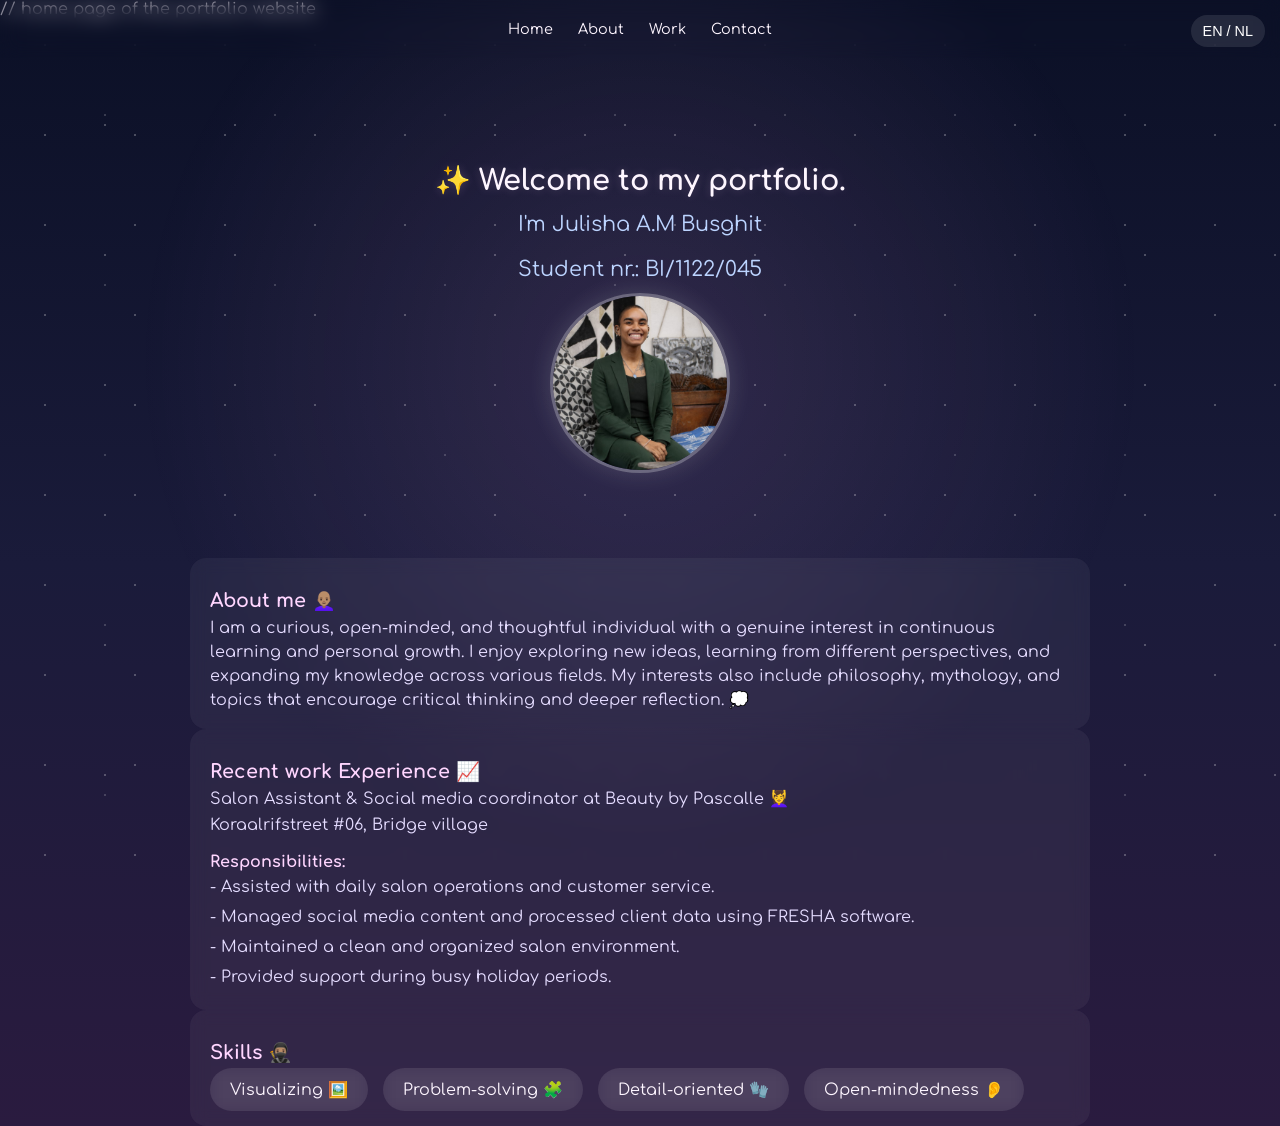
<file: index.html>
// home page of the portfolio website

<!DOCTYPE html>
<html lang="en">
<head>
  <meta charset="UTF-8" />
  <meta name="viewport" content="width=device-width, initial-scale=1.0"/>

  <title>Julisha Portfolio</title>

  <link rel="stylesheet" href="css/main.css"/>
</head>

<body>

  <!-- NAVIGATION -->
   <nav>
  <ul>
    <li><a href="index.html">Home</a></li>
    <li><a href="about.html">About</a></li>
    <li><a href="work.html">Work</a></li>
    <li><a href="contact.html">Contact</a></li>
  </ul>

  <!-- LANGUAGE BUTTON -->
  <button class="lang-btn" onclick="switchLanguage()">
    EN / NL
  </button>
</nav>

<!-- HERO -->
<header class="hero">

  <div class="hero-title">
    <h1 data-en="✨ Welcome to my portfolio." data-nl="✨ Welkom op mijn portfolio."></h1>


    <p data-en="I'm Julisha A.M Busghit" data-nl="Ik ben Julisha A.M Busghit"></p>

  </div>


    <br>

    <p data-en="Student nr.: BI/1122/045" data-nl="Student nr.: BI/1122/045"></p>

    <img src="img/profile.jpg" alt="Profile Picture" class="profile-pic"/>

  </header>

  <!-- ABOUT PREVIEW -->
  <section class="section">
    <h2 data-en="About me 👩🏽‍🦲" data-nl="Over mij 👩🏽‍🦲"></h2>
    <p
  data-en="I am a curious, open-minded, and thoughtful individual with a genuine interest 
  in continuous learning and personal growth. I enjoy exploring new ideas, learning from different
   perspectives, and expanding my knowledge across various fields. My interests also include philosophy, 
   mythology, and topics that encourage critical thinking and deeper reflection. 💭"

  data-nl="Ik ben een nieuwsgierig, open-minded en reflectief persoon met een oprechte interesse 
  in continu leren en persoonlijke groei. Ik vind het leuk om nieuwe ideeën te verkennen, te leren van verschillende 
  perspectieven en mijn kennis uit te breiden binnen diverse vakgebieden. Mijn interesses omvatten ook filosofie, 
  mythologie en onderwerpen die kritisch denken en diepere reflectie stimuleren. 💭"
></p>
  </section>

  <!-- WORK PREVIEW -->
  <section class="section">
    <h2 data-en="Recent work Experience 📈" data-nl="Recente werkervaring 📈"></h2>

    <p
  data-en="Salon Assistant & Social media coordinator at Beauty by Pascalle 💆‍♀️"
  data-nl="Salonassistent & Social media coördinator bij Beauty by Pascalle 💆‍♀️"
></p>

<p
  data-en="Koraalrifstreet #06, Bridge village"
  data-nl="Koraalrifstraat #06, Bridge Village"
></p>

<h3 data-en="Responsibilities:" data-nl="Verantwoordelijkheden:"></h3>

<p>
  <span data-en="- Assisted with daily salon operations and customer service."
        data-nl="- Assisteerde bij dagelijkse salonwerkzaamheden en klantenservice."></span>

  <span data-en="- Managed social media content and processed client data using FRESHA software."
        data-nl="- Beheerde social media content en verwerkte klantgegevens met behulp van FRESHA software."></span>

  <span data-en="- Maintained a clean and organized salon environment."
        data-nl="- Zorgde voor een schone en georganiseerde salonomgeving."></span>

  <span data-en="- Provided support during busy holiday periods."
        data-nl="- Bood ondersteuning tijdens drukke vakantieperiodes."></span>
</p>

  </section>

  <!-- SKILLS -->
  <section class="section">
    <h2 data-en="Skills 🥷🏽" data-nl="Vaardigheden 🥷🏽"></h2>

   <div class="skills">
  <span data-en="Visualizing 🖼️" data-nl="Visualiseren 🖼️"></span>
  <span data-en="Problem-solving 🧩" data-nl="Probleemoplossing 🧩"></span>
  <span data-en="Detail-oriented 🧤" data-nl="Oog voor detail 🧤"></span>
  <span data-en="Open-mindedness 👂" data-nl="Open-mindedheid 👂"></span>
    </div>
  </section>

  <script src="js/script.js"></script>
</body>
</html>
</file>
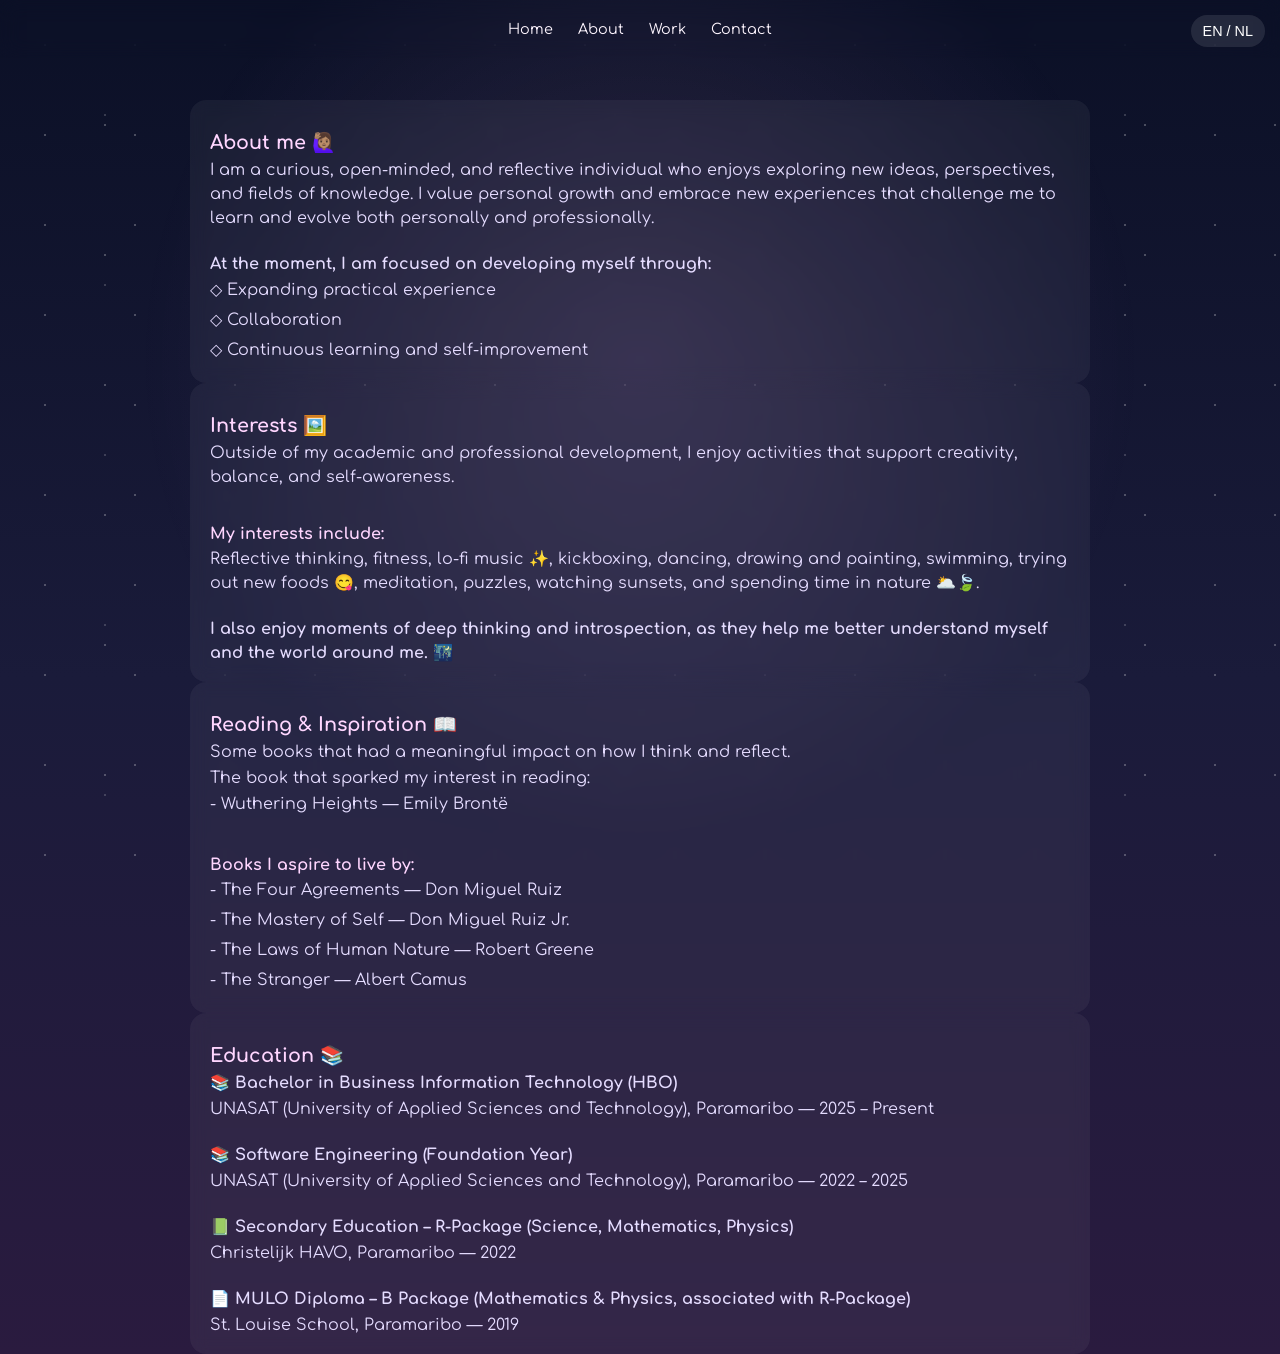
<file: about.html>
<!-- about page of the portfolio website -->
<!DOCTYPE html>
<html lang="en">
<head>
  <meta charset="UTF-8"/>
  <meta name="viewport" content="width=device-width, initial-scale=1.0"/>

  <title>About Julisha</title>

  <link rel="stylesheet" href="css/main.css"/>
</head>
<body>

  <nav>
  <ul>
    <li><a href="index.html">Home</a></li>
    <li><a href="about.html">About</a></li>
    <li><a href="work.html">Work</a></li>
    <li><a href="contact.html">Contact</a></li>
  </ul>

  <!-- LANGUAGE BUTTON -->
  <button class="lang-btn" onclick="switchLanguage()">
    EN / NL
  </button>
</nav>

<main class="page-content">

  <section class="section">

    <h2 data-en="About me 🙋🏽‍♀️" data-nl="Over mij 🙋🏽‍♀️"></h2>

    <p
        data-en="I am a curious, open-minded, and reflective individual 
        who enjoys exploring new ideas, perspectives, and fields of 
        knowledge. I value personal growth and embrace new experiences 
        that challenge me to learn and evolve both personally and professionally." 

        data-nl="Ik ben een nieuwsgierig, open-minded en reflectief persoon 
        die graag nieuwe ideeën, perspectieven en kennisgebieden verkent. 
        Ik hecht veel waarde aan persoonlijke groei en sta open voor nieuwe ervaringen 
        die mij uitdagen om zowel persoonlijk als professioneel te leren en te groeien."
      ></p>

      <br>

      <p>
        <strong data-en= "At the moment, I am focused on developing myself through:"
                data-nl="Op dit moment ben ik bezig met mijn persoonlijke ontwikkeling door middel van:"
        ></strong></p>
      <p>

   <span data-en="◇ Expanding practical experience" data-nl="◇ Het uitbreiden van praktische ervaring"></span>
   <span data-en="◇ Collaboration" data-nl="◇ Samenwerking"></span>
   <span data-en="◇ Continuous learning and self-improvement" data-nl=" ◇ Continu leren en zelfverbetering"></span>
</p>
    </section>


    <section class="section">

      <h2 data-en="Interests 🖼️" data-nl="Interesses 🖼️"></h2>

      <p
        data-en="Outside of my academic and professional development, 
        I enjoy activities that support creativity, balance, and self-awareness."

        data-nl="Buiten mijn academische en professionele ontwikkeling, 
        hou ik mij bezig met activiteiten die creativiteit, balans en zelfbewustheid ondersteunen."
      ></p>
      <br>
        <h3 data-en="My interests include:" data-nl="Mijn interesses zijn:"></h3>
        <p
         data-en="Reflective thinking, fitness, lo-fi music ✨, kickboxing, dancing, drawing and painting, 
         swimming, trying out new foods 😋, meditation, puzzles, watching sunsets, and 
         spending time in nature 🌥️🍃."
  
         data-nl="Reflectief denken, fitness, lo-fi muziek ✨, kickboksen, dansen, tekenen en schilderen,
         zwemmen, nieuwe gerechten uitproberen 😋, meditatie, puzzels, genieten van zonsondergangen en tijd 
         doorbrengen in de natuur 🌥️🍃."
     ></p>

    <br>
  <p>
  <strong
    data-en="I also enjoy moments of deep thinking and introspection, 
    as they help me better understand myself and the world around me. 🌃"

    data-nl="Ik vindt het ook fijn om af en toe diep in gedachten te zijn en zelfreflectie, 
    omdat deze mij helpen mezelf en de wereld om mij heen beter te begrijpen. 🌃"
  ></strong>
</p>
      
      </p>

    </section>
<section class="section">

      <h2 data-en="Reading & Inspiration 📖" data-nl="Lezen & Inspiratie 📖"></h2>
      
      <p
  data-en="Some books that had a meaningful impact on how I think and reflect."
  data-nl="Enkele boeken die een betekenisvolle invloed hebben gehad op mijn manier van denken en reflecteren."
></p>

<p
  data-en="The book that sparked my interest in reading:"
  data-nl="Het boek dat mijn interesse in lezen heeft aangewakkerd:"
></p>

<p>
  <span data-en="- Wuthering Heights — Emily Brontë"
        data-nl="- Wuthering Heights — Emily Brontë"></span>
</p>

<br>

<h3
  data-en="Books I aspire to live by:"
  data-nl="Boeken die ik probeer te integreren in mijn leven:"
></h3>

<p>
  <span data-en="- The Four Agreements — Don Miguel Ruiz"
        data-nl="- The Four Agreements — Don Miguel Ruiz"></span>

  <span data-en="- The Mastery of Self — Don Miguel Ruiz Jr."
        data-nl="- The Mastery of Self — Don Miguel Ruiz Jr."></span>

  <span data-en="- The Laws of Human Nature — Robert Greene"
        data-nl="- De wetten van de menselijke natuur — Robert Greene"></span>

  <span data-en="- The Stranger — Albert Camus"
        data-nl="- The Stranger — Albert Camus"></span>
</p>
    </section>


    <section class="section">

      <h2 data-en="Education 📚" data-nl="Opleidingen 📚"></h2>

      <p>
  <strong
    data-en="📚 Bachelor in Business Information Technology (HBO)"
    data-nl="📚 Bachelor in Bedrijfskundige Informatica (HBO)"
  ></strong>
</p>

<p
  data-en="UNASAT (University of Applied Sciences and Technology), Paramaribo — 2025 – Present"
  data-nl="UNASAT (University of Applied Sciences and Technology), Paramaribo — 2025 – heden"
></p>

<br>

<p>
  <strong
    data-en="📚 Software Engineering (Foundation Year)"
    data-nl="📚 Software Engineering (Propedeusejaar)"
  ></strong>
</p>

<p
  data-en="UNASAT (University of Applied Sciences and Technology), Paramaribo — 2022 – 2025"
  data-nl="UNASAT (University of Applied Sciences and Technology), Paramaribo — 2022 – 2025"
></p>

<br>

<p>
  <strong
    data-en="📗 Secondary Education – R-Package (Science, Mathematics, Physics)"
    data-nl="📗 Voortgezet Onderwijs – R-Pakket (Natuurkunde, Wiskunde, Scheikunde)"
  ></strong>
</p>

<p
  data-en="Christelijk HAVO, Paramaribo — 2022"
  data-nl="Christelijk HAVO, Paramaribo — 2022"
></p>

<br>

<p>
  <strong
    data-en="📄 MULO Diploma – B Package (Mathematics & Physics, associated with R-Package)"
    data-nl="📄 MULO Diploma – B-Pakket (Wiskunde & Natuurkunde, gekoppeld aan R-Pakket)"
  ></strong>
</p>

<p
  data-en="St. Louise School, Paramaribo — 2019"
  data-nl="St. Louise School, Paramaribo — 2019"
></p>
    </section>

  </main>

  <script src="js/script.js"></script>
</body>
</html>
</file>
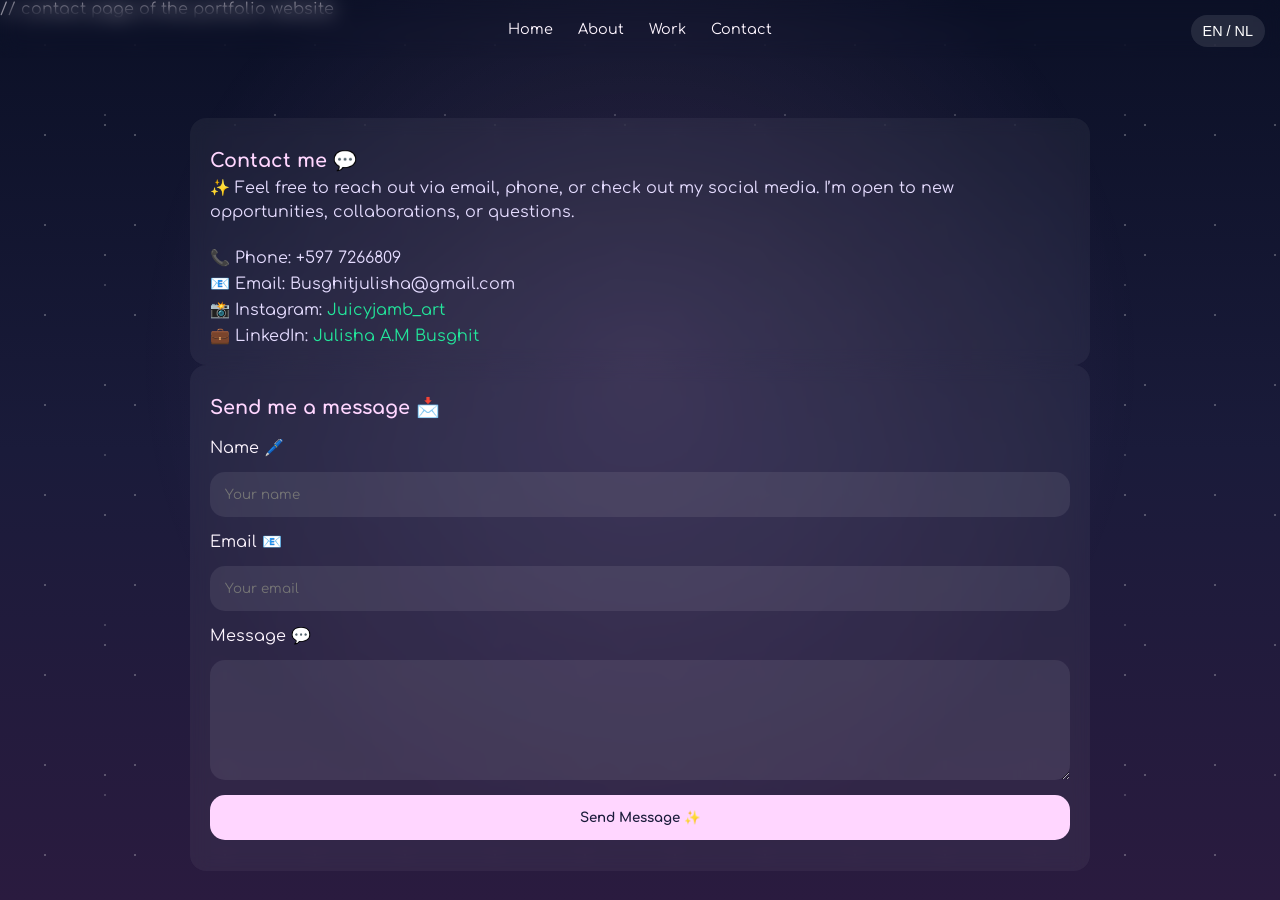
<file: contact.html>
// contact page of the portfolio website

<!DOCTYPE html>
<html lang="en">
<head>
  <meta charset="UTF-8"/>
  <meta name="viewport" content="width=device-width, initial-scale=1.0"/>

  <title>Contact Julisha</title>

 <link rel="stylesheet" href="css/main.css">
<link rel="stylesheet" href="css/contact.css">
</head>
<body>

  <!-- NAVIGATION -->
  <nav>
  <ul>
    <li><a href="index.html">Home</a></li>
    <li><a href="about.html">About</a></li>
    <li><a href="work.html">Work</a></li>
    <li><a href="contact.html">Contact</a></li>
  </ul>

  <!-- LANGUAGE BUTTON -->
  <button class="lang-btn" onclick="switchLanguage()">
    EN / NL
  </button>
</nav>

<!-- PAGE CONTENT -->
<main class="page-content">

  <!-- CONTACT INFO -->
  <section class="section">

    <div class="section-title">
      <h2 data-en="Contact me 💬" data-nl="Neem contact met mij op 💬"></h2>
    </div>

      <p
  data-en="✨ Feel free to reach out via email, phone, or check out my social media. 
  I’m open to new opportunities, collaborations, or questions."
  data-nl="✨ Neem gerust contact met mij op via e-mail, telefoon of bekijk mijn sociale media. 
  Ik sta open voor nieuwe kansen, samenwerkingen of vragen."
></p>
<br>
      <p
  data-en="📞 Phone: +597 7266809"
  data-nl="📞 Telefoon: +597 7266809"
></p>

<p data-en="📧 Email: Busghitjulisha@gmail.com" data-nl="📧 E-mail: Busghitjulisha@gmail.com"></p>

<p>
  📸 Instagram:
  <a
    href="https://www.instagram.com/_juicyjamb_art?igsh=aHh0OXYxd3A2bmt5"
    target="_blank"
    data-en="Juicyjamb_art"
    data-nl="Juicyjamb_art"
  ></a>
</p>

<p>
  💼 LinkedIn:
  <a
    href="https://www.linkedin.com/in/julisha-a-m-b-636582280"
    target="_blank"
    data-en="Julisha A.M Busghit"
    data-nl="Julisha A.M Busghit"
  ></a>
</p>

    </section>

    <!-- CONTACT FORM -->
    <section class="section">

      <form class="contact-form">

        <h2 data-en="Send me a message 📩" data-nl="Stuur mij een bericht 📩"></h2>

        <label data-en="Name 🖊️" data-nl="Naam 🖊️"></label>
  <input type="text" placeholder="Your name" data-en-placeholder="Your name" data-nl-placeholder="Uw naam">

  <label data-en="Email 📧" data-nl="E-mail 📧"></label>
  <input type="email" placeholder="Your email" data-en-placeholder="Your email" data-nl-placeholder="Uw e-mail">

<label data-en="Message 💬" data-nl="Bericht 💬"></label>
<textarea rows="6"
  data-en-placeholder="Write your message..."
  data-nl-placeholder="Schrijf uw bericht..."
></textarea>

<button type="submit"
  data-en="Send Message ✨"
  data-nl="Bericht verzenden ✨"
></button>

      </form>

    </section>

  </main>

  <script src="js/script.js"></script>
</body>
</html>
</file>
<file: css/main.css>
/* =========================
 main css file for the portfolio website
=========================*/

@import url('https://fonts.googleapis.com/css2?family=Comfortaa:wght@300;400;500;600&display=swap');

/* =========================
   GLOBAL RESET + BODY
   ========================= */
* {
  box-sizing: border-box;
}

body {
  margin: 0;
  font-family: 'Comfortaa', sans-serif;
  color: #fef6ff;
  background: linear-gradient(180deg, #0b1026, #1a1b3a, #2a1b3f);
  min-height: 100vh;
  position: relative;
}

/* =========================
   BACKGROUND EFFECT
   ========================= */
body::before {
  content: "";
  position: fixed;
  inset: 0;
  background-image:
    radial-gradient(white 1px, transparent 1px),
    radial-gradient(white 1px, transparent 1px),
    radial-gradient(rgba(255,255,255,0.7) 1px, transparent 1px);
  background-size: 90px 90px, 130px 130px, 170px 170px;
  background-position: 0 0, 40px 60px, 20px 30px;
  opacity: 0.25;
  z-index: -1;
}

body::after {
  content: "";
  position: fixed;
  inset: 0;
  background: radial-gradient(circle at 50% 40%, rgba(255, 182, 255, 0.12), transparent 60%);
  z-index: -1;
}

/* =========================
   NAVBAR
   ========================= */
nav {
  width: 100%;
  padding: 20px;
  position: fixed;
  top: 0;
  backdrop-filter: blur(10px);
}

nav ul {
  display: flex;
  justify-content: center;
  gap: 25px;
  list-style: none;
  margin: 0;
  padding: 0;
}

nav a {
  text-decoration: none;
  color: #fef6ff;
  font-size: 0.9rem;
  transition: 0.3s;
}

nav a:hover {
  color: #ffd6ff;
}

/* =========================
   HERO (HOME)
   ========================= */
.hero {
  min-height: 60vh;
  display: flex;
  flex-direction: column;
  justify-content: center;
  align-items: center;
  text-align: center;
  padding: 20px;
  transform: translateY(20px);
}

/* HERO TITLE + LANGUAGE BUTTON */
.hero-title {
  display: flex;
  flex-direction: column;
  align-items: center;
  gap: 12px; /* controls spacing between h1 and button */
}

h1 {
  font-size: 1.8rem;
  text-shadow: 0 0 10px rgba(255, 200, 255, 0.2);
}

.hero p {
  font-size: 1.3rem;
  color: #bcd4ff;
}

.profile-pic {
  width: 180px;
  height: 180px;
  object-fit: cover;
  border-radius: 50%;
  margin-top: 10px;
  border: 3px solid rgba(255,255,255,0.3);
  box-shadow: 0 0 25px rgba(255,255,255,0.15);
}

/* =========================
   SHARED SECTION STYLE
   ========================= */
.section {
  max-width: 900px;
  margin: auto;
  padding: 15px 20px;
  background: rgba(255, 255, 255, 0.05);
  backdrop-filter: blur(8px);
  border-radius: 16px;
  transition: 0.3s ease;
}
.art-gallery {
  margin-top: 25px;
}

.section:hover {
  transform: translateY(-2px);
}

h2 {
  font-size: 1.2rem;
  margin-bottom: 4px;
  color: #ffd6ff;
}

/* ADDED H3 */
h3 {
  font-size: 1.0rem;       /* same feel as h2 */
  margin-bottom: 4px;
  color: #ffd6ff;          /* same accent as h2 */
}

.section p {
  line-height: 1.5;
  margin: 2px 0;
  color: #e5dcff;
}
.section p span {
  display: block;
  margin-bottom: 6px;
}

/* =========================
   SKILLS
   ========================= */
.skills {
  display: flex;
  flex-wrap: wrap;
  gap: 15px;
}

.skills span {
  padding: 12px 20px;
  background: rgba(255,255,255,0.08);
  border-radius: 30px;
  backdrop-filter: blur(8px);
}

/* =========================
   LINKS
   ========================= */
a {
  color: #23e69b;
  text-decoration: none;
  transition: 0.3s ease;
}

a:hover {
  color: #ffffff;
}
.project-link {
  display: flex;
  flex-direction: column;
  gap: 4px;
}

/* =========================
   GLOBAL PAGE OFFSET
   ========================= */
.page-content {
  padding-top: 100px;
}

/* =========================
   MOBILE
   ========================= */
@media (max-width: 768px) {

  h1 { font-size: 1.5rem; }
  .hero p { font-size: 1rem; }
  .profile-pic { width: 140px; height: 140px; }
  nav ul { gap: 15px; }

  h2 {
    font-size: 1.2rem;
  }


}

.hero h1 {
  margin-bottom: 2px;
}

.hero p {
  margin: 2px 0;
}

/* =========================
   LISTS INSIDE SECTIONS
   ========================= */
.section ul {
  margin: 8px 0 18px 18px;
  padding: 0;
  line-height: 1.6;
  color: #e5dcff;
}

/* =========================
LANGUAGE SWITCHER BUTTON (ORIGINAL FIXED STYLE)
========================= */

.lang-btn {
  position: fixed;
  top: 15px;
  right: 15px;
  padding: 8px 12px;
  border-radius: 20px;
  border: none;
  background: rgba(255,255,255,0.1);
  color: white;
  cursor: pointer;
  backdrop-filter: blur(8px);
  transition: 0.3s;
  font-size: 0.9rem;
}

.lang-btn:hover {
  background: rgba(255,255,255,0.2);
}
</file>
<file: css/contact.css>
/* =========================
   CONTACT FORM
   ========================= */
.contact-form {
  display: flex;
  flex-direction: column;
  gap: 15px;
}

.contact-form input,
.contact-form textarea {
  padding: 15px;
  border: none;
  border-radius: 15px;
  background: rgba(255,255,255,0.08);
  color: white;
  font-family: inherit;
}

.contact-form button {
  padding: 15px;
  border: none;
  border-radius: 15px;
  background: #ffd6ff;
  color: #1a1b3a;
  font-family: inherit;
  font-weight: bold;
  cursor: pointer;
  transition: 0.3s;
}

.contact-form button:hover {
  transform: scale(1.03);
}

/* =========================
   EDUCATION SECTION (IF USED ON CONTACT PAGE)
   ========================= */
.edu-item {
  margin-bottom: 10px;
}

.edu-item p {
  margin: 4px 0;
  line-height: 1.4;
}
</file>
